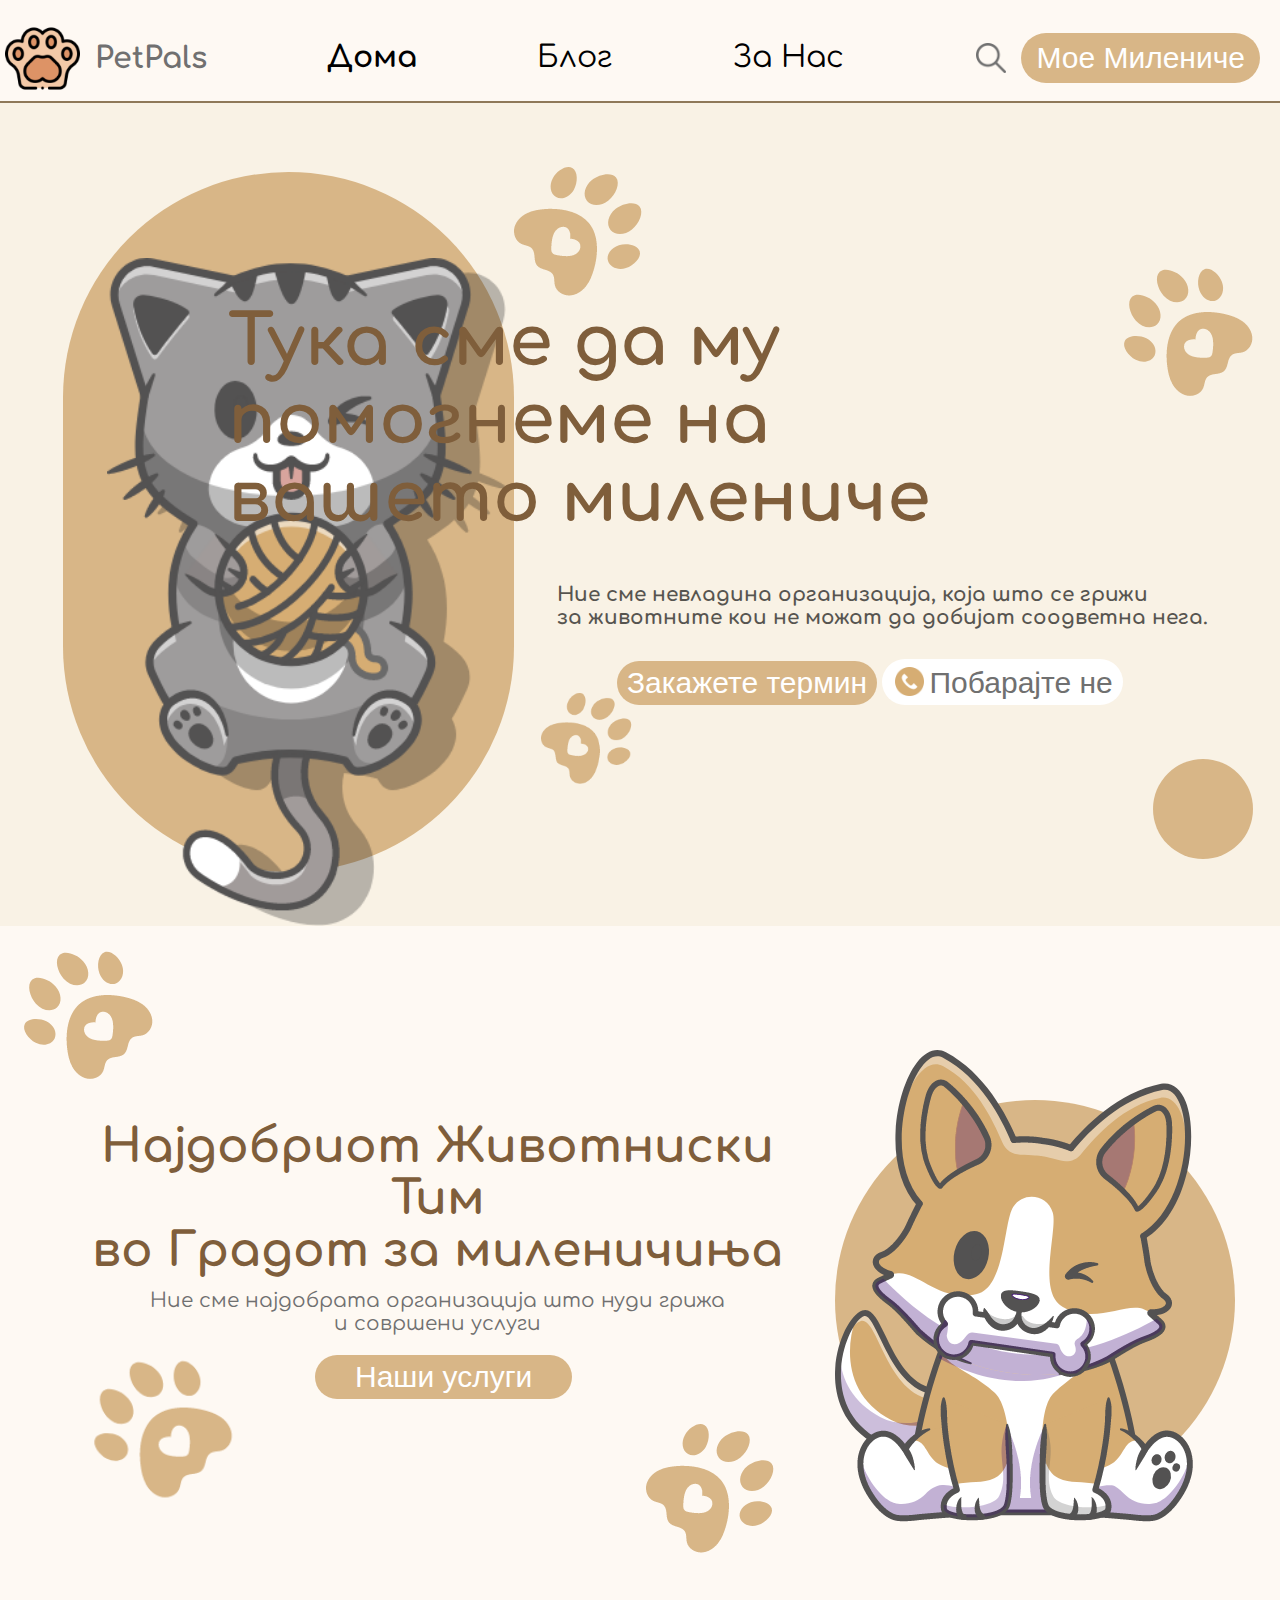
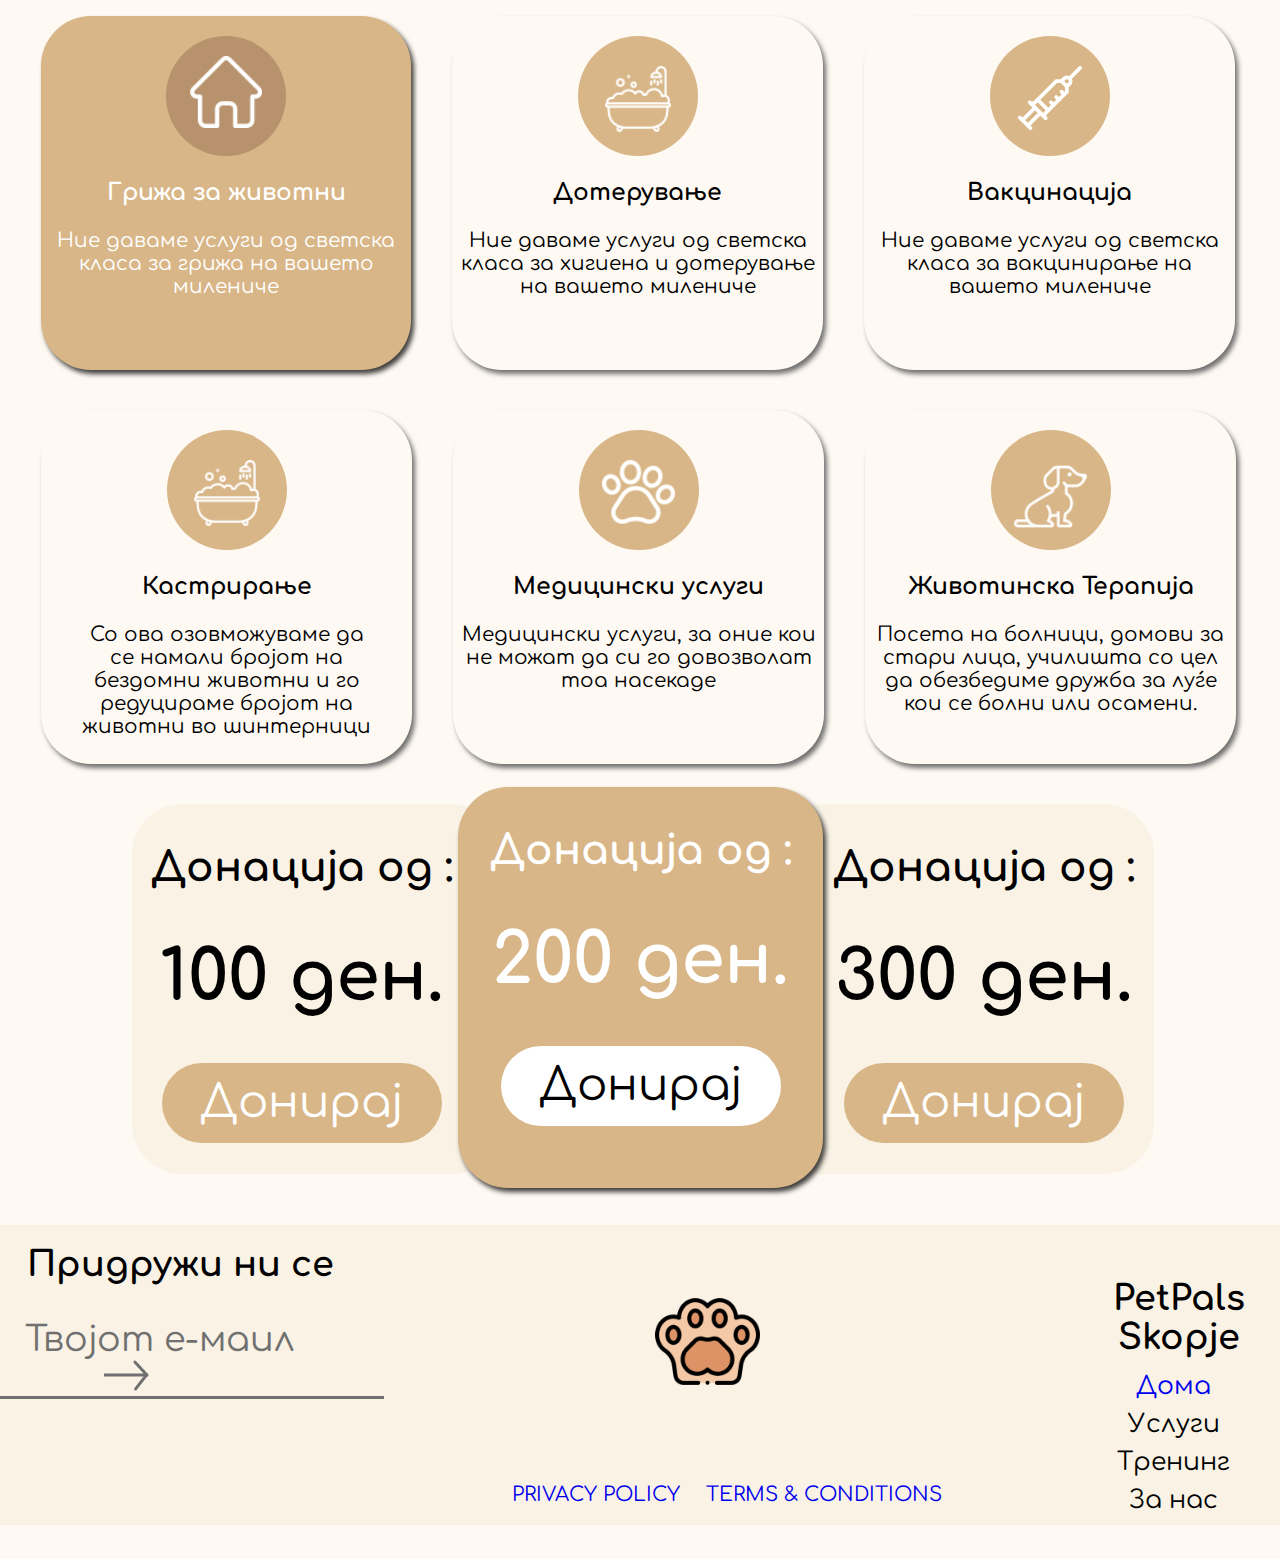
<file: index.html>
<!DOCTYPE html>
<html lang="en">

<head>
  <meta charset="UTF-8">
  <meta http-equiv="X-UA-Compatible" content="IE=edge">
  <meta name="viewport" content="width=device-width, initial-scale=1.0">
  <title>Welcome to PetPals</title>
  <link rel="stylesheet" href="/style.css">
  <link rel="preconnect" href="https://fonts.googleapis.com">
  <link rel="preconnect" href="https://fonts.gstatic.com" crossorigin>
  <link href="https://fonts.googleapis.com/css2?family=Comfortaa:wght@300&display=swap" rel="stylesheet">
  <link rel="icon" href="/images/cat.png">
</head>

<body>
  <header>
    <nav>
      <img src="/images/paw-print.png" alt="">
      <h3>PetPals</h3>
      <ul>
        <a href="/index.html">
          <li><b>Дома</b></li>
        </a>
        <a href="/blog.html">
          <li>Блог</li>
        </a>
        <a href="/about-us.html">
          <li>За Нас</li>
        </a>

      </ul>
      <div class="floatedright">
        <img src="/images/loupe.png" alt="searchicon">
        <a href="/loginpage.html"><button>Мое Милениче</button></a>
      </div>

    </nav>
  </header>

  <div class="section1">
    <div class="behindcatrectangle"></div>
    <img src="/images/cat.png" alt="cat" class="cat">
    <img src="/images/paw right.png" alt="paw1" class="paw1">
    <img src="/images/paw right.png" alt="paw1" class="paw2">

    <h1 class="headertext">Тука сме да му<br> помогнеме на <br> вашето милениче</h1>
    <img src="/images/paw left.png" alt="" class="paw3">
    <p>Ние сме невладина организација, која што се грижи <br> за животните кои не можат да добијат соодветна нега.</p>

    <div class="twobuttons">
      <button class="button1 twobuttonss">Закажете термин</button>
      <button class="button2 twobuttonss bgcolorwhite"><img src="/images/phone-call (1).png" alt=""> Побарајте
        не</button>

      <div class="section1rightsidecircle"></div>
    </div>
  </div>

  <div class="clearfloat"></div>
  <div class="section2">

    <img class="section2paw1" src="/images/paw left.png" alt="paw">
    <div class="section2-text">
      <h1>Најдобриот Животниски Тим <br> во Градот за миленичиња</h1>
      <p>Ние сме најдобрата организација што нуди грижа<br>и совршени услуги</p>
    </div>

    <img src="/images/paw left.png" class="section2-paw2" alt="paw">
    <button class="button1 twobuttonss dog-button">Наши услуги</button>
    <img src="/images/paw right.png" class="section2-paw3" alt="paw">

    <div class="clearfloat"></div>

    <div class="dogcircle">
      <img class="dogimg" src="/images/dog.png" alt="">
    </div>

    <div></div>




  </div>

  <div class="thirdsection">
    
    <div class="firstsquare">
      <div class="icons">
        <img src="/images/home.png" alt="">

      </div>
      <h3>Грижа за животни</h3>
      <p>Ние даваме услуги од светска класа за грижа на вашето милениче</p>

    </div>
    <div class="secondsquare-seconds">
    <div class="secondsquare">
      <div class="icons icons2">
        <img src="/images/bathtub.png" alt="">

      </div>
      <h3>Дотерување</h3>
      <p>Ние даваме услуги од светска класа за хигиена и дотерување на вашето милениче</p>
    </div>
    <div class="thirdsquare">
      <div class="icons icons2">
        <img src="/images/syringe.png" alt="">

      </div>
      <h3>Вакцинација</h3>
      <p>Ние даваме услуги од светска класа за вакцинирање на вашето милениче</p>
    </div>
    <div class="secondsquare lefrmargin123">
      <div class="icons icons2">
        <img src="/images/bathtub.png" alt="">

      </div>
      <h3>Кастрирање</h3>
      <p>Со ова озовможуваме да<br> се намали бројот на <br>бездомни животни и го <br>редуцираме бројот на <br>животни во шинтерници</p>
    </div>
    <div class="secondsquare">
      <div class="icons icons2">
        <img src="/images/pawprint.png" alt="">

      </div>
      <h3>Медицински услуги</h3>
      <p>Медицински услуги, за оние кои не можат да си го довозволат тоа насекаде</p>
    </div>
    <div class="secondsquare">
      <div class="icons icons2">
        <img src="/images/sidedog.png" alt="">

      </div>
      <h3>Животинска Терапија</h3>
      <p>Посета на болници, домови за стари лица, училишта со цел <br> да обезбедиме дружба за луѓе кои се болни или осамени.</p>
    </div>

    
  </div>

  <div class="donations">
    <div class="firstdonationcard">
      <h3>Донација од : </h3>
      <h1>100 ден.</h1>
      <button class="donatebutton1and3">Донирај</button>
    </div>

    <div class="seconddonationcard">
      <h3>Донација од : </h3>
      <h1>200 ден.</h1>
      <button class="donatebutton2">Донирај</button>
    </div>

    <div class="thirddonationcard">
      <h3>Донација од : </h3>
      <h1>300 ден.</h1>
      <button class="donatebutton1and3 donatebutton3">Донирај</button>
    </div>
  </div>
<div class="clearfloat"></div>
  <footer>
    <h3 class="givethiswitdth">Придружи ни се</h3>
    <div class="joinus">

      <input type="text" value="Твојот е-маил"><img src="/images/rightarrow.png" alt="">
    </div>

    <div class="privacyandterms">
      <a href="/privacy.html">
        <p class="privacytext">PRIVACY POLICY</p>
      </a>
      <a href="/T&C.html">
        <p class="termstext">TERMS & CONDITIONS</p>
      </a>

    </div>

    <div class="floatright">
      <img src="/images/paw-print.png" alt="" class="footerpaw">
      <h3>PetPals<br>Skopje</h3>
      <ul class="list">
        <a href="/index.html">
          <li>Дома</li>
        </a>

        <li>Услуги</li>
        <li>Тренинг</li>
        <li>За нас</li>
      </ul>
    </div>

  </footer>

</body>

</html>
</file>
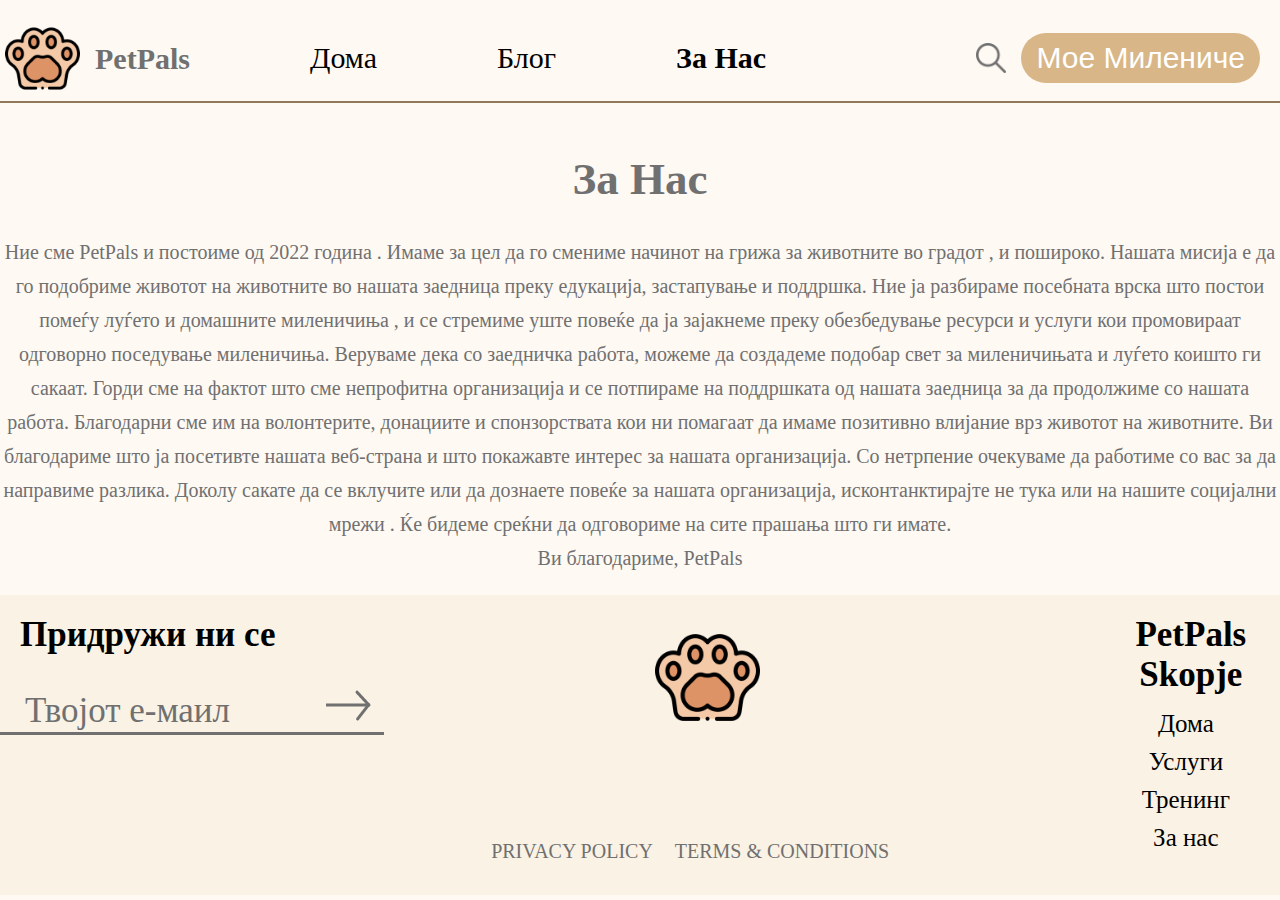
<file: about-us.html>
<!DOCTYPE html>
<html lang="en">
<head>
  <meta charset="UTF-8">
  <meta http-equiv="X-UA-Compatible" content="IE=edge">
  <meta name="viewport" content="width=device-width, initial-scale=1.0">
  <title>Terms & Conditions</title>
  <link rel="stylesheet" href="/about-us.css">
</head>
<body>
  <header>
    <nav>
      <img src="/images/paw-print.png" alt="">
      <h3>PetPals</h3>
      <ul>
        <a href="/index.html">
          <li>Дома</li>
        </a>
        <a href="/blog.html">
          <li>Блог</li>
        </a>
        <a href="/about-us.html">
          <li><b>За Нас</b></li>
        </a>

      </ul>
      <div class="floatedright">
        <img src="/images/loupe.png" alt="searchicon">
        <a href="/loginpage.html"><button>Мое Милениче</button></a>
      </div>

    </nav>
  </header>
  <h1>За Нас</h1>
  <p>Ние сме PetPals и постоиме од 2022 година . Имаме за цел да го смениме начинот на грижа за животните во градот , и пошироко. 
    Нашата мисија е да го подобриме животот на животните во нашата заедница преку едукација, застапување и поддршка.
    
    Ние ја разбираме посебната врска што постои помеѓу луѓето и домашните миленичиња , и се стремиме уште повеќе  да ја зајакнеме преку обезбедување ресурси и услуги кои промовираат одговорно поседување миленичиња. Веруваме дека со заедничка работа, можеме да создадеме подобар свет за миленичињата и луѓето коишто ги сакаат.
    
    Горди сме на фактот што сме непрофитна организација и се потпираме на поддршката од нашата заедница за да продолжиме со нашата работа. Благодарни сме им на волонтерите, донациите и спонзорствата кои ни помагаат да имаме позитивно влијание врз животот на животните.
    
    Ви благодариме што ја посетивте нашата веб-страна и што покажавте интерес за нашата организација. Со нетрпение очекуваме да работиме со вас за да направиме разлика.
    
    Доколу сакате да се вклучите или да дознаете повеќе за нашата организација, исконтанктирајте не тука или на нашите социјални мрежи . Ќе бидеме среќни да одговориме на сите прашања што ги имате.
    <br>
    Ви благодариме,
    PetPals
    
    </p>
    <footer>
      <h3>Придружи ни се</h3>
      <div class="joinus">
  
        <input type="text" value="Твојот е-маил"><img src="/images/rightarrow.png" alt="">
      </div>
  
      <div class="privacyandterms">
        <a href="/privacy.html"><p class="privacytext">PRIVACY POLICY</p></a>
        <a href="/T&C.html"><p class="termstext">TERMS & CONDITIONS</p></a>
        
      </div>
  
      <div class="floatright">
        <img src="/images/paw-print.png" alt="" class="footerpaw">
        <h3>PetPals<br>Skopje</h3>
        <ul class="list">
          <a href="/index.html"><li>Дома</li></a>
          
          <li>Услуги</li>
          <li>Тренинг</li>
          <li>За нас</li>
        </ul>
      </div>
  
    </footer>
</body>
</html>
</file>
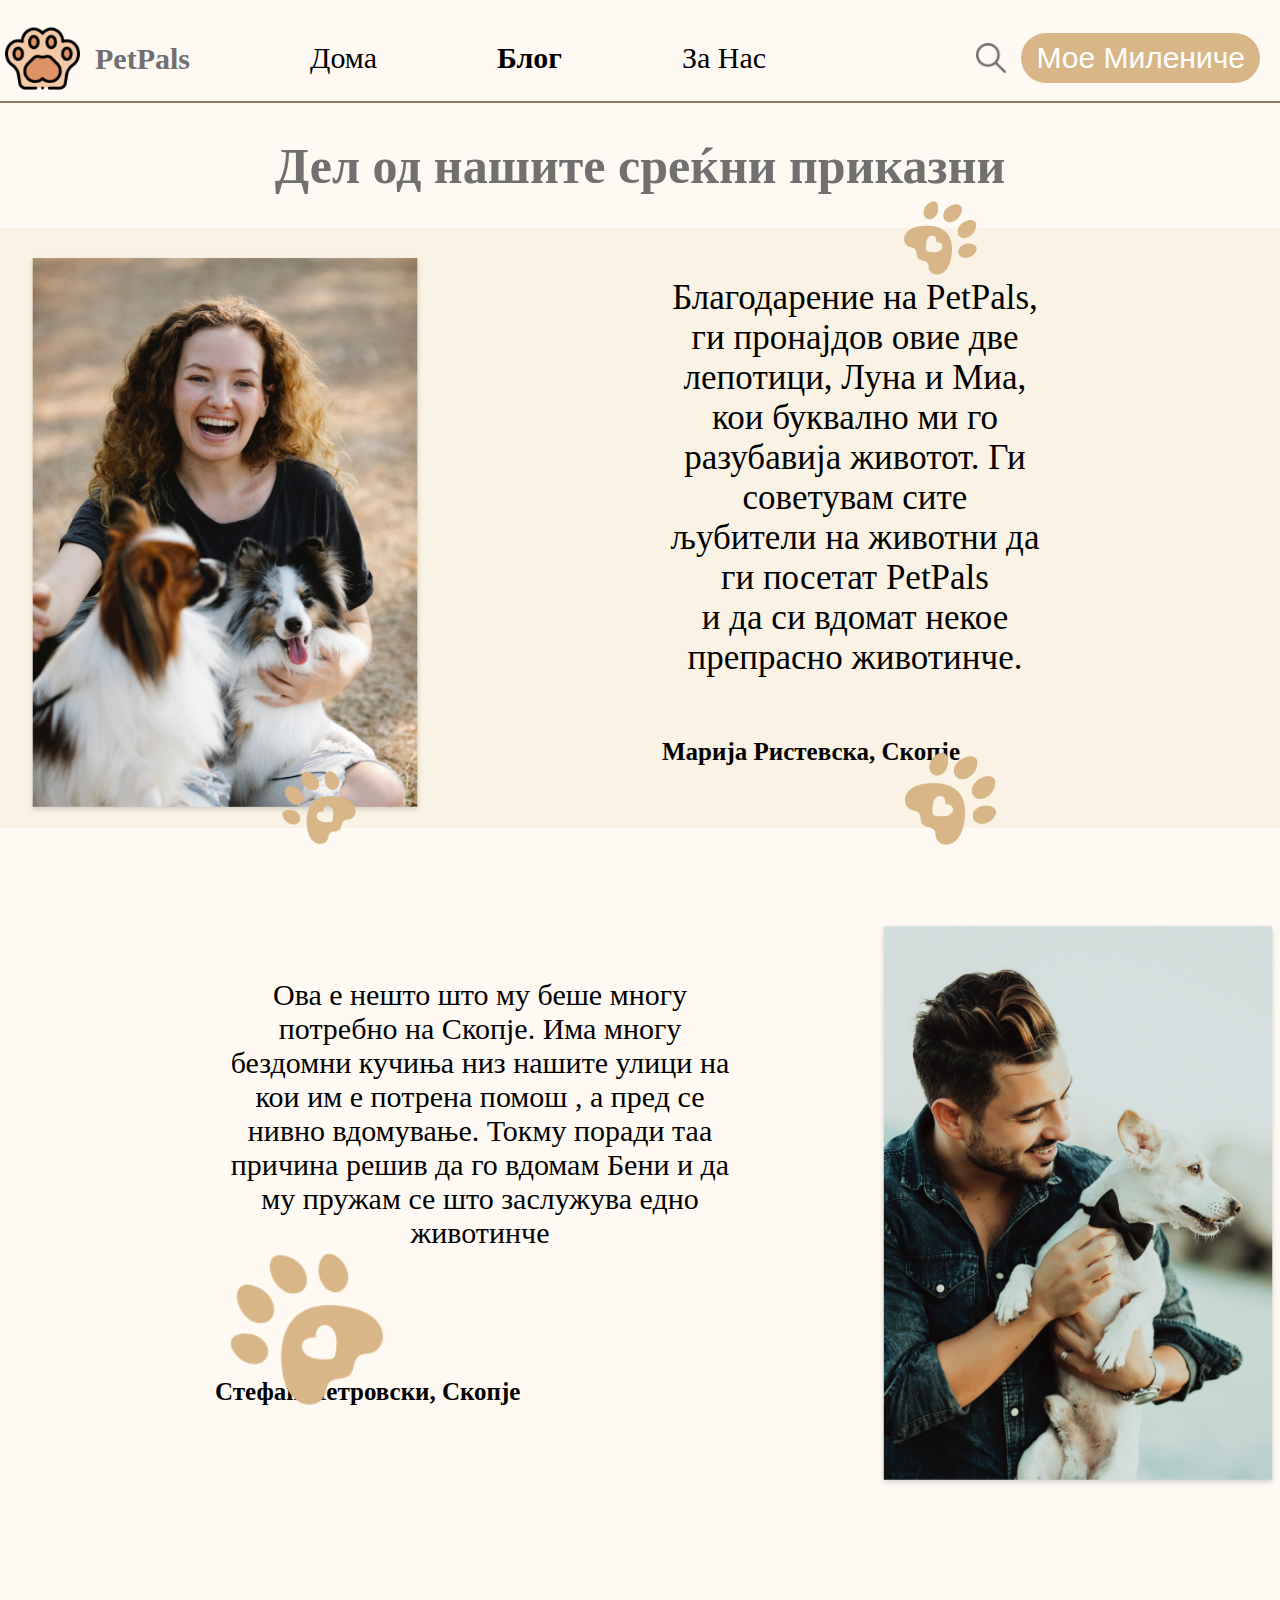
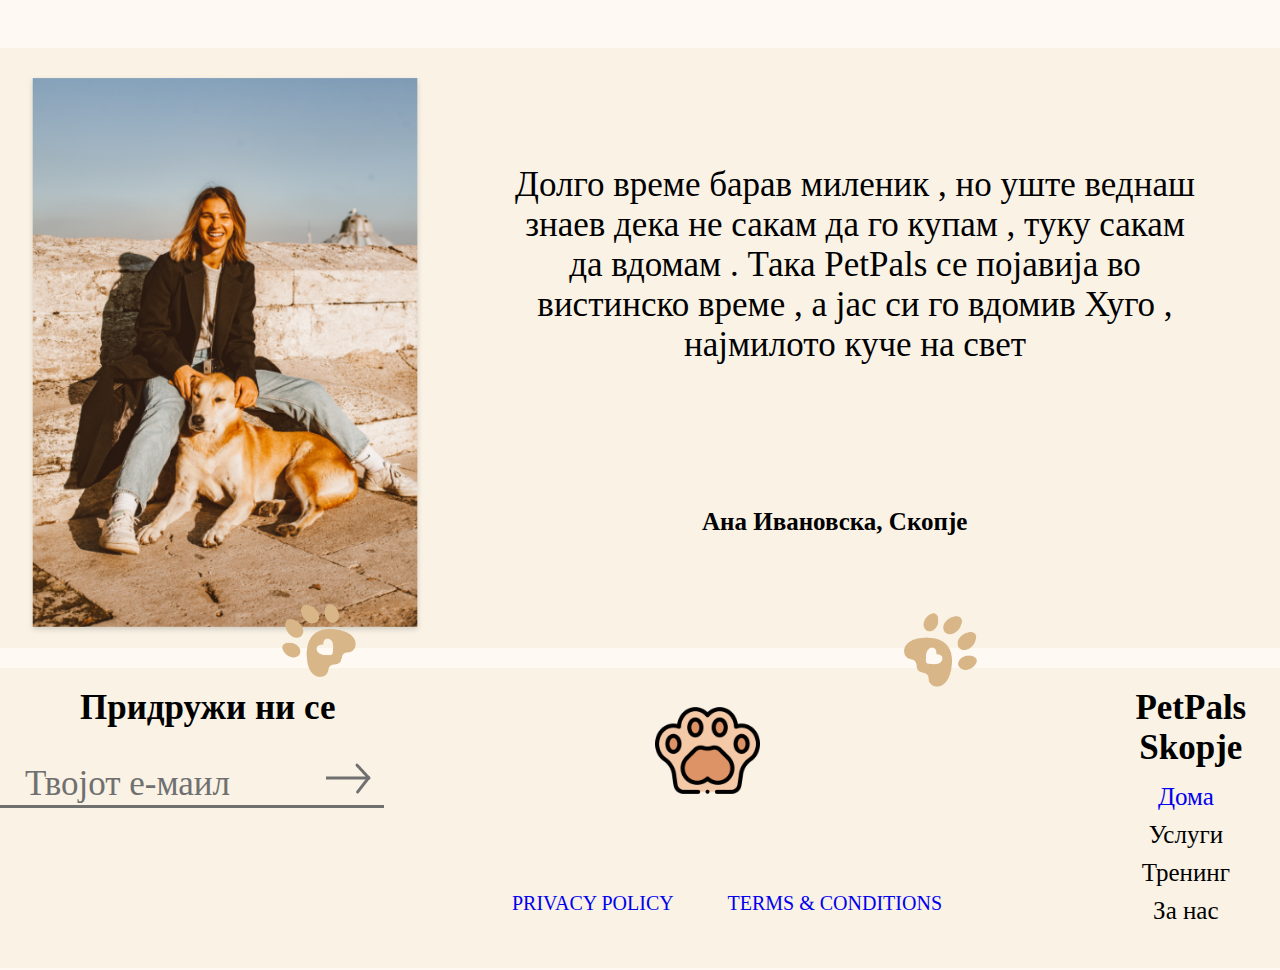
<file: blog.html>
<!DOCTYPE html>
<html lang="en">

<head>
  <meta charset="UTF-8">
  <meta http-equiv="X-UA-Compatible" content="IE=edge">
  <meta name="viewport" content="width=device-width, initial-scale=1.0">
  <title>Блог</title>
  <link rel="stylesheet" href="/blog.css">
</head>

<body>
  <header>
    <nav>
      <img src="/images/paw-print.png" alt="">
      <h3>PetPals</h3>
      <ul>
        <a href="/index.html">
          <li>Дома</li>
        </a>
        <a href="/blog.html">
          <li><b>Блог</b></li>
        </a>
        <a href="/about-us.html">
          <li>За Нас</li>
        </a>

      </ul>
      <div class="floatedright">
        <img src="/images/loupe.png" alt="searchicon">
        <a href="/loginpage.html"><button>Мое Милениче</button></a>
      </div>

    </nav>
  </header>
  <div class="clearfloat"></div>

  <h1>Дел од нашите среќни приказни</h1>

  
  <div class="section1-marija">
    <img src="/images/marija.png" alt="">
    <p>Благодарение на PetPals,<br> ги пронајдов овие две <br> лепотици, Луна и Миа,<br> кои буквално ми го <br> разубавија животот. Ги <br> советувам сите <br> љубители на животни да <br> ги посетат PetPals <br> и да си вдомат некое <br> препрасно животинче.</p>
    <h3>Марија Ристевска, Скопје</h3>
    
  </div>
  <img src="/images/paw left.png" alt="" class="section1paw1">
  <img src="/images/paw left.png" alt="" class="section1paw2">
  <img src="/images/paw left.png" alt="" class="section1paw3">

  <div class="section3-stefan">
    <p>Ова е нешто што му беше многу потребно на Скопје. Има многу бездомни кучиња низ нашите улици на кои им е потрена помош , а пред се нивно вдомување. Токму поради таа причина решив да го вдомам Бени и да му пружам се што заслужува едно животинче </p>
    <h3>Стефан Петровски, Скопје</h3>
    <img src="/images/stefan.png" alt="" class="stefanpp">
    
  </div>
  <img src="/images/paw left.png" alt="" class="section2paw2">
  <img src="/images/paw left.png" alt="" class="section2paw3">


  <div class="section1-marija anaivanovska">
    <img src="/images/ana.png" alt="">
    <p>Долго време барав миленик , но уште веднаш знаев дека не сакам да го купам , туку сакам да вдомам . Така PetPals се појавија во вистинско време , а јас си го вдомив Хуго , најмилото куче на свет </h3>
      <h3>Ана Ивановска, Скопје</h3>
    
  </div>
  <img src="/images/paw left.png" alt="" class="section1paw12">
  <img src="/images/paw left.png" alt="" class="section1paw2">
  <img src="/images/paw left.png" alt="" class="section1paw3">




 






























































































































  <footer>
    <h3>Придружи ни се</h3>
    <div class="joinus">

      <input type="text" value="Твојот е-маил"><img src="/images/rightarrow.png" alt="">
    </div>

    <div class="privacyandterms">
      <a href="/privacy.html">
        <p class="privacytext">PRIVACY POLICY</p>
      </a>
      <a href="/T&C.html">
        <p class="termstext">TERMS & CONDITIONS</p>
      </a>

    </div>

    <div class="floatright">
      <img src="/images/paw-print.png" alt="" class="footerpaw">
      <h3>PetPals<br>Skopje</h3>
      <ul class="list">
        <a href="/index.html">
          <li>Дома</li>
        </a>

        <li>Услуги</li>
        <li>Тренинг</li>
        <li>За нас</li>
      </ul>
    </div>

  </footer>

</body>

</html>
</file>
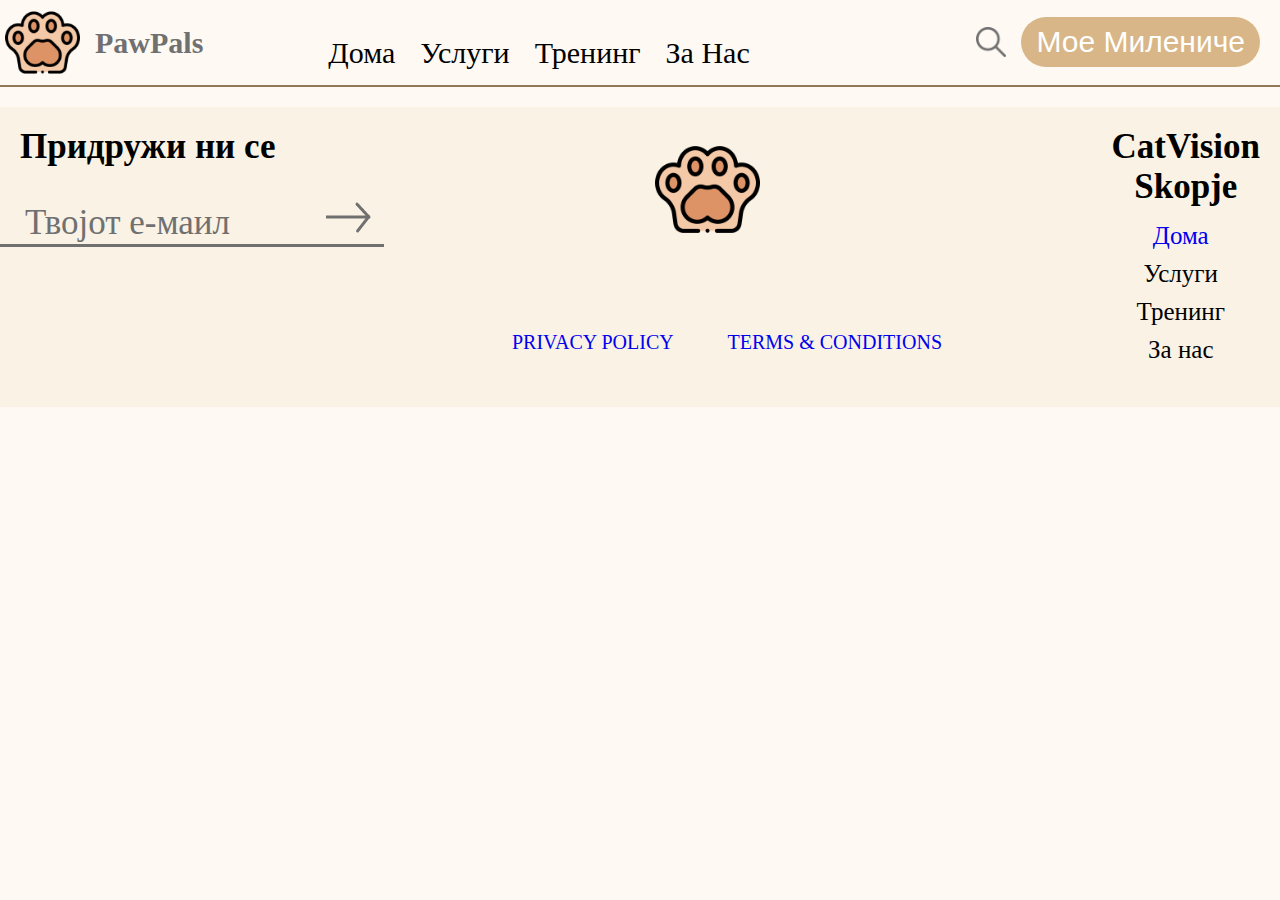
<file: just header and footer.html>
<!DOCTYPE html>
<html lang="en">
<head>
  <meta charset="UTF-8">
  <meta http-equiv="X-UA-Compatible" content="IE=edge">
  <meta name="viewport" content="width=device-width, initial-scale=1.0">
  <title>Блог</title>
  <link rel="stylesheet" href="/blog.css">
</head>
<body>
  <header>
    <nav>
      <img src="/images/paw-print.png" alt="">
      <h3>PawPals</h3>
      <ul>
        <a href="/index.html"><li>Дома</li></a>
        
        <li>Услуги</li>
        <li>Тренинг</li>
        <a href="/about-us.html"><li>За Нас</li></a>
        
      </ul>
      <div class="floatedright">
        <img src="/images/loupe.png" alt="searchicon">
        <a href="/loginpage.html"><button>Мое Милениче</button></a>
      </div>

    </nav>








  </header>






























































































































  <footer>
    <h3>Придружи ни се</h3>
    <div class="joinus">

      <input type="text" value="Твојот е-маил"><img src="/images/rightarrow.png" alt="">
    </div>

    <div class="privacyandterms">
      <a href="/privacy.html"><p class="privacytext">PRIVACY POLICY</p></a>
      <a href="/T&C.html"><p class="termstext">TERMS & CONDITIONS</p></a>
      
    </div>

    <div class="floatright">
      <img src="/images/paw-print.png" alt="" class="footerpaw">
      <h3>CatVision<br>Skopje</h3>
      <ul class="list">
        <a href="/index.html"><li>Дома</li></a>
        
        <li>Услуги</li>
        <li>Тренинг</li>
        <li>За нас</li>
      </ul>
    </div>

  </footer>
  
</body>
</html>

<style>
body {
  margin: 0;
  padding: 0;
  font-family: 'Comfortaa', cursive;
  background-color: #FEF9F3;
}
nav {
  margin: 0 auto;
  /* float: left; */
  /* background-color: cyan; */
  width: 1280px;
  height: 85px;
  border-bottom: #8F7959 solid 2px;
}
nav img {
  width: 75px;
  margin: 5px;
  float: left;
}
nav h3 {
  margin: 0;
  color: #707070;
  padding-top: 26px;
  font-size: 30px;
  position: relative;
  padding-left: 10px;
  float: left;
}
nav ul{
  float: left;
  list-style-type: none;
  margin-left: 60px;
}
nav ul li{
  float: left;
  padding-left: 25px;
  font-size: 30px;
  margin-top: 10px;
}
nav img img{
  width: 16px;
}
.floatedright {
  float: right;
  margin-top: 17px;

}
.floatedright img {
  width: 30px;
  margin-top: 10px;
  margin-right: 15px;
  
}
.floatedright button {
  border-radius: 50px;
  font-size: 30px;
  margin-right: 20px;
  background-color: #D8B687;
  border: none;
  color: white;
  padding: 8px 15px;

  
}
footer {
  height: 300px;
  width: 1280px;
  background-color: #f9f2e5;
  margin: 0 auto;
}
footer h3{
  font-size: 35px;
  padding-top: 20px;
  position: relative;
  padding-left: 20px;
  margin-top: 20px;
}
footer input{
  background-color: #f9f2e5;
  border: none;
  font-size: 35px;
  color: #707070;
  font-family: 'comfortaa';
  margin-left: 23px;
  /* margin-top: 50px; */
}
footer img{
  margin-left: -130px;
}
.joinus {
  width: 30%;
  border-bottom: 3px solid #707070;
}
.privacyandterms {
  margin: 0 auto;
  position: absolute;
  /* height: px; */
  width: 430px;
  font-size: 20px;
  /* background-color: cyan; */
  left: 40%;
  margin-top: 5%;
}
.privacytext {
  float: left;

}


.termstext {
  float: right;
}
.floatright {
  float: right;
  margin-top: -160px;
  margin-right: 20px;
  font-size: 25px;
  text-align: center;
}
.floatedright h3 {
  padding-bottom: -50px;
}
.list{
  list-style-type: none;
  margin-top: -20px;
  padding-bottom: 10px;
  margin-right: 30px;
}
.list li{
  padding-bottom: 10px;
}
.list a{
  text-decoration: none;
}
.footerpaw {
  right: 520px;
  display: inline;
  position: absolute;
  margin-top: 50px;
}


</style>
</file>
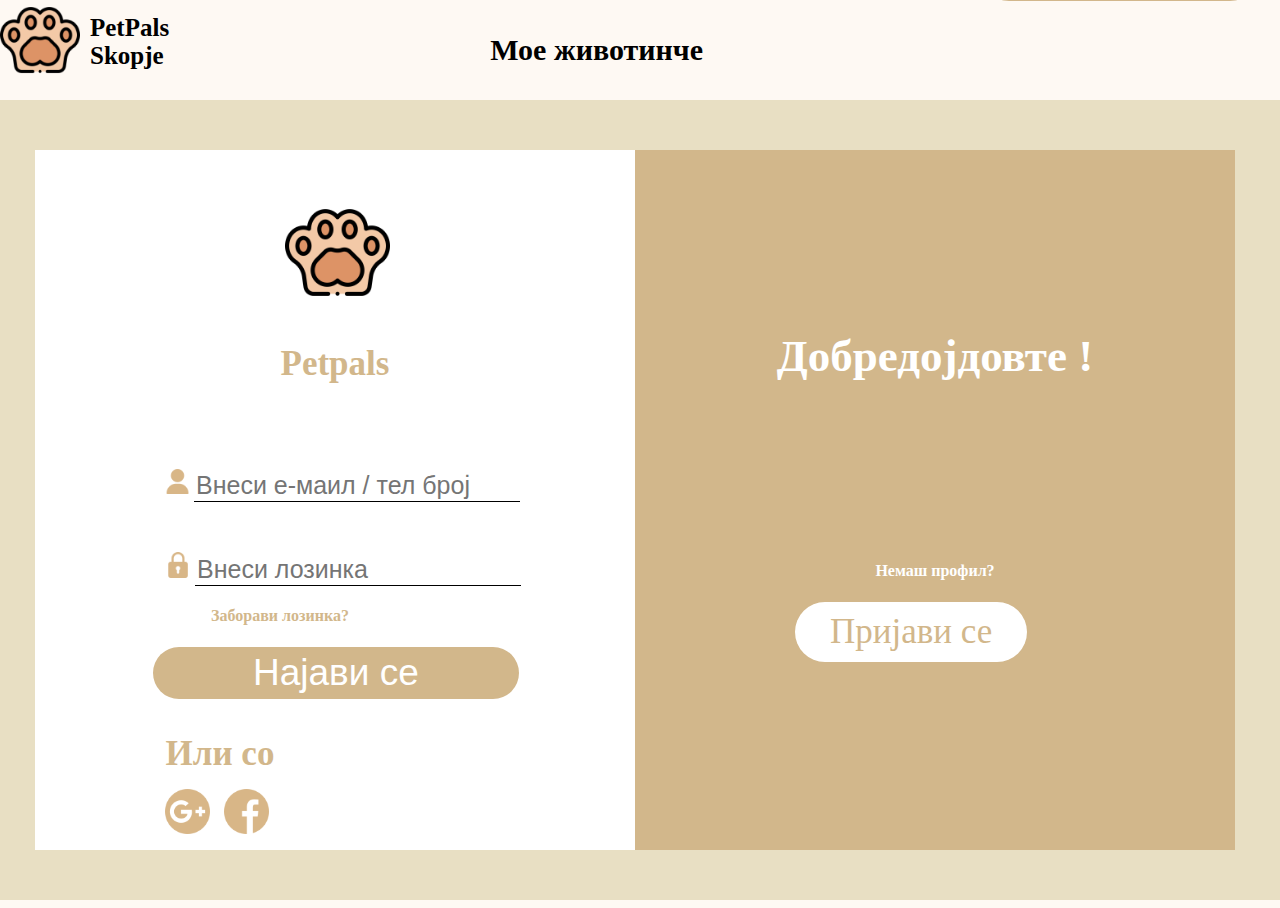
<file: loginpage.html>
<!DOCTYPE html>
<html lang="en">

<head>
  <meta charset="UTF-8">
  <meta http-equiv="X-UA-Compatible" content="IE=edge">
  <meta name="viewport" content="width=device-width, initial-scale=1.0">
  <title>Корисник</title>
  <link rel="stylesheet" href="/loginpage.css">
</head>

<body>
  <header>
    <img src="/images/paw-print.png" alt="">
    <h3>PetPals <br>Skopje</h3>
    <h3 class="myanimal">Мое животинче</h3>
    <a href="/index.html"><button class="gobackhome">Врати се дома</button></a>
  </header>


  <div class="entirepagesection">
    <div class="insideof-section">
      <div class="leftside">
        <img src="/images/paw-print.png" alt="" class="pawprint">
        <h3>Petpals</h3>
        <div class="movethemright">
          <img src="/images/user.png" alt="" class="inputs">
          <input type="text" placeholder="Внеси е-маил / тел број"></input>
          <img src="/images/lock.png" alt="">
          <input type="text" placeholder="Внеси лозинка">
          <h4>Заборави лозинка?</h4>
          <button>Најави се</button>
          <h3>Или со</h3>
         
            
            <img src="/images/google-plus.png" alt="" class="google">
            <img src="/images/facebook (1).png" alt="" class="facebook">
          
        </div>
      </div>






      <div class="rightside">
        <!-- <img src="/images/welcome dogs.png" alt=""> -->
        <h1>Добредојдовте !</h1>
        <h4>Немаш профил?</h4>
        <button>Пријави се</button>

      </div>

    </div>
  </div>






</body>

</html>
</file>
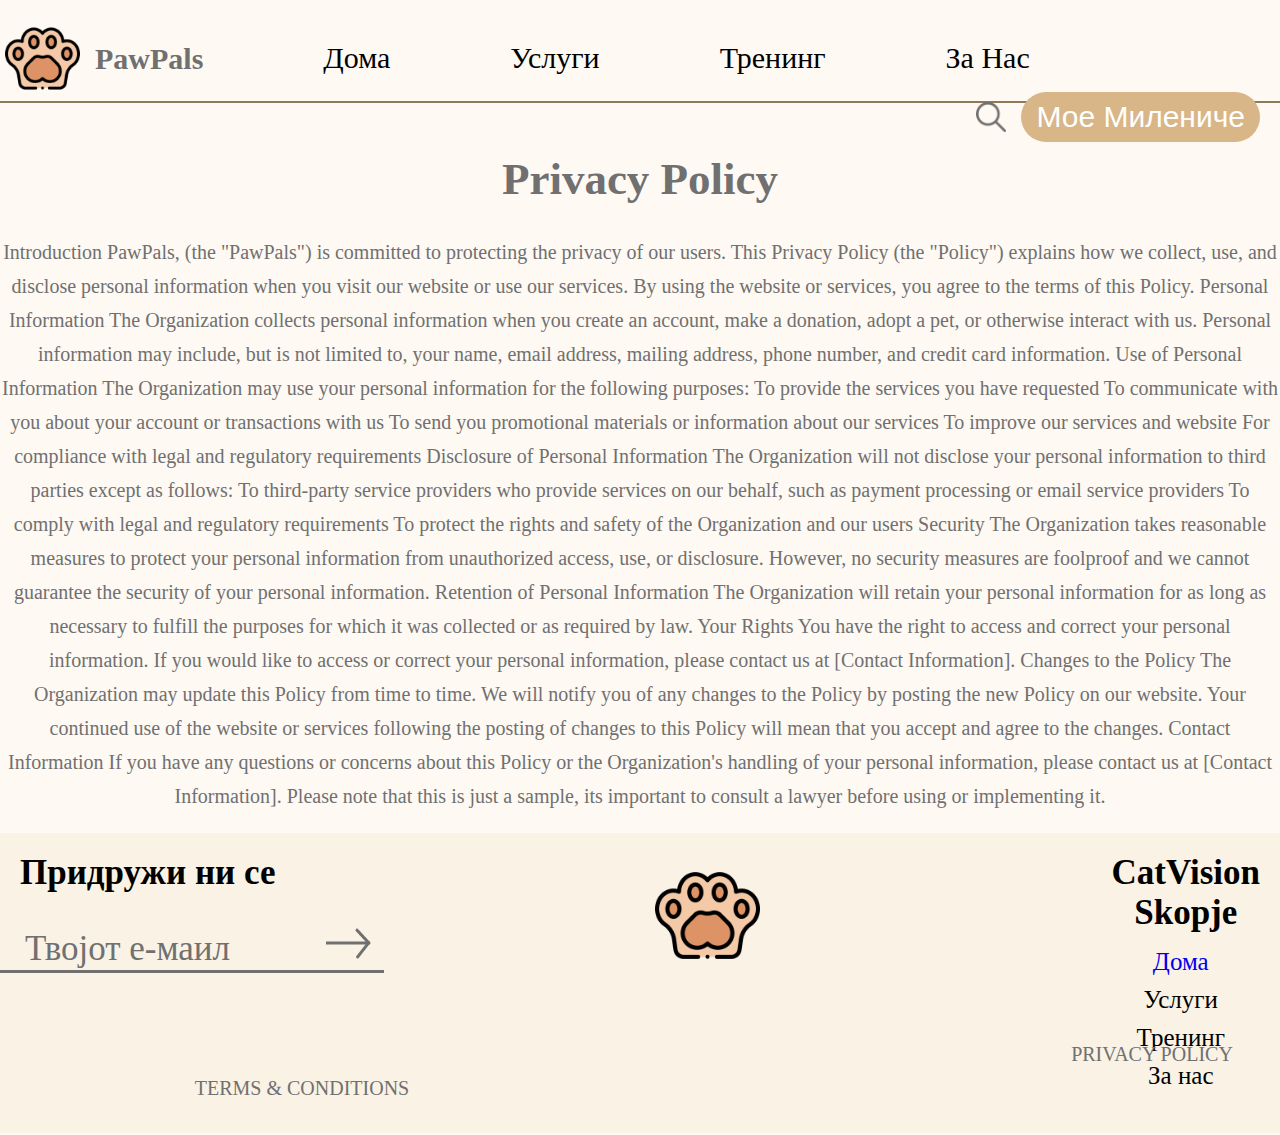
<file: privacy.html>
<!DOCTYPE html>
<html lang="en">
<head>
  <meta charset="UTF-8">
  <meta http-equiv="X-UA-Compatible" content="IE=edge">
  <meta name="viewport" content="width=device-width, initial-scale=1.0">
  <title>Privacy</title>
  <link rel="stylesheet" href="/privacy.css">
</head>
<body>
  <header>
    <nav>
      <img src="/images/paw-print.png" alt="">
      <h3>PawPals</h3>
      <ul>
        <li>Дома</li>
        <li>Услуги</li>
        <li>Тренинг</li>
        <li>За Нас</li>
      </ul>
      <div class="floatedright">
        <img src="/images/loupe.png" alt="searchicon">
        <button>Мое Милениче</button>
      </div>

    </nav>








  </header>
  <h1>Privacy Policy</h1>
  <p>Introduction
    PawPals, (the "PawPals") is committed to protecting the privacy of our users. This Privacy Policy (the "Policy") explains how we collect, use, and disclose personal information when you visit our website or use our services. By using the website or services, you agree to the terms of this Policy.
    
    Personal Information
    The Organization collects personal information when you create an account, make a donation, adopt a pet, or otherwise interact with us. Personal information may include, but is not limited to, your name, email address, mailing address, phone number, and credit card information.
    
    Use of Personal Information
    The Organization may use your personal information for the following purposes:
    
    To provide the services you have requested
    To communicate with you about your account or transactions with us
    To send you promotional materials or information about our services
    To improve our services and website
    For compliance with legal and regulatory requirements
    Disclosure of Personal Information
    The Organization will not disclose your personal information to third parties except as follows:
    
    To third-party service providers who provide services on our behalf, such as payment processing or email service providers
    To comply with legal and regulatory requirements
    To protect the rights and safety of the Organization and our users
    Security
    The Organization takes reasonable measures to protect your personal information from unauthorized access, use, or disclosure. However, no security measures are foolproof and we cannot guarantee the security of your personal information.
    
    Retention of Personal Information
    The Organization will retain your personal information for as long as necessary to fulfill the purposes for which it was collected or as required by law.
    
    Your Rights
    You have the right to access and correct your personal information. If you would like to access or correct your personal information, please contact us at [Contact Information].
    
    Changes to the Policy
    The Organization may update this Policy from time to time. We will notify you of any changes to the Policy by posting the new Policy on our website. Your continued use of the website or services following the posting of changes to this Policy will mean that you accept and agree to the changes.
    
    Contact Information
    If you have any questions or concerns about this Policy or the Organization's handling of your personal information, please contact us at [Contact Information].
    
    Please note that this is just a sample, its important to consult a lawyer before using or implementing it.</p>
    <footer>
      <h3>Придружи ни се</h3>
      <div class="joinus">
  
        <input type="text" value="Твојот е-маил"><img src="/images/rightarrow.png" alt="">
      </div>
  
      <div class="privacyandterms">
        <a href="/privacy.html"><p class="privacytext">PRIVACY POLICY</p></a>
        <a href="/T&C.html"><p class="termstext">TERMS & CONDITIONS</p></a>
        
      </div>
  
      <div class="floatright">
        <img src="/images/paw-print.png" alt="" class="footerpaw">
        <h3>CatVision<br>Skopje</h3>
        <ul class="list">
          <a href="/index.html"><li>Дома</li></a>
          
          <li>Услуги</li>
          <li>Тренинг</li>
          <li>За нас</li>
        </ul>
      </div>
  
    </footer>
</body>
</html>
</file>
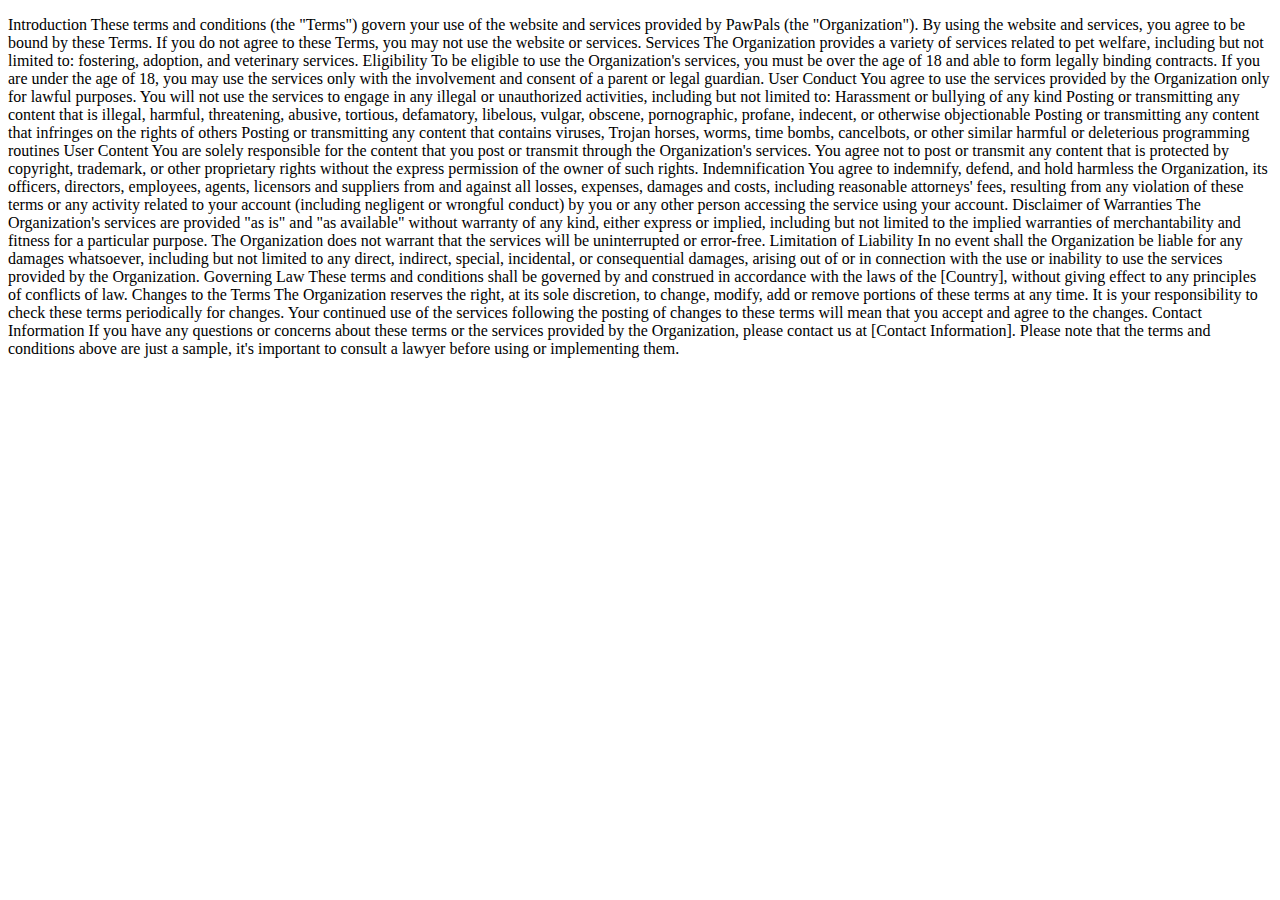
<file: T&C.html>
<!DOCTYPE html>
<html lang="en">
<head>
  <meta charset="UTF-8">
  <meta http-equiv="X-UA-Compatible" content="IE=edge">
  <meta name="viewport" content="width=device-width, initial-scale=1.0">
  <title>Document</title>
</head>
<body>
  <p>Introduction
    These terms and conditions (the "Terms") govern your use of the website and services provided by PawPals (the "Organization"). By using the website and services, you agree to be bound by these Terms. If you do not agree to these Terms, you may not use the website or services.
    
    Services
    The Organization provides a variety of services related to pet welfare, including but not limited to: fostering, adoption, and veterinary services.
    
    Eligibility
    To be eligible to use the Organization's services, you must be over the age of 18 and able to form legally binding contracts. If you are under the age of 18, you may use the services only with the involvement and consent of a parent or legal guardian.
    
    User Conduct
    You agree to use the services provided by the Organization only for lawful purposes. You will not use the services to engage in any illegal or unauthorized activities, including but not limited to:
    
    Harassment or bullying of any kind
    Posting or transmitting any content that is illegal, harmful, threatening, abusive, tortious, defamatory, libelous, vulgar, obscene, pornographic, profane, indecent, or otherwise objectionable
    Posting or transmitting any content that infringes on the rights of others
    Posting or transmitting any content that contains viruses, Trojan horses, worms, time bombs, cancelbots, or other similar harmful or deleterious programming routines
    User Content
    You are solely responsible for the content that you post or transmit through the Organization's services. You agree not to post or transmit any content that is protected by copyright, trademark, or other proprietary rights without the express permission of the owner of such rights.
    
    Indemnification
    You agree to indemnify, defend, and hold harmless the Organization, its officers, directors, employees, agents, licensors and suppliers from and against all losses, expenses, damages and costs, including reasonable attorneys' fees, resulting from any violation of these terms or any activity related to your account (including negligent or wrongful conduct) by you or any other person accessing the service using your account.
    
    Disclaimer of Warranties
    The Organization's services are provided "as is" and "as available" without warranty of any kind, either express or implied, including but not limited to the implied warranties of merchantability and fitness for a particular purpose. The Organization does not warrant that the services will be uninterrupted or error-free.
    
    Limitation of Liability
    In no event shall the Organization be liable for any damages whatsoever, including but not limited to any direct, indirect, special, incidental, or consequential damages, arising out of or in connection with the use or inability to use the services provided by the Organization.
    
    Governing Law
    These terms and conditions shall be governed by and construed in accordance with the laws of the [Country], without giving effect to any principles of conflicts of law.
    
    Changes to the Terms
    The Organization reserves the right, at its sole discretion, to change, modify, add or remove portions of these terms at any time. It is your responsibility to check these terms periodically for changes. Your continued use of the services following the posting of changes to these terms will mean that you accept and agree to the changes.
    
    Contact Information
    If you have any questions or concerns about these terms or the services provided by the Organization, please contact us at [Contact Information].
    
    Please note that the terms and conditions above are just a sample, it's important to consult a lawyer before using or implementing them.</p>
</body>
</html>
</file>
<file: style.css>
/* COLORS: #707070 -text 
#fef9f3 - body 
buttons and circles #D8B687
#8F7959 border bottom




*/
body {
  margin: 0;
  padding: 0;
  font-family: 'Comfortaa', cursive;
  background-color: #FEF9F3;
}
nav {
  margin: 0 auto;
  /* float: left; */
  /* background-color: cyan; */
  width: 1280px;
  height: 85px;
  border-bottom: #8F7959 solid 2px;
}
nav img {
  width: 75px;
  margin: 5px;
  float: left;
}
nav h3 {
  margin: 0;
  color: #707070;
  padding-top: 26px;
  font-size: 30px;
  position: relative;
  padding-left: 10px;
  float: left;
}
nav ul {
  /* float: left; */
  list-style-type: none;
  margin-left: 60px;
  
}
nav ul li {
  float: left;
  padding-left: 25px;
  font-size: 30px;
  margin-top: 15px;
  padding-top: 10px;
  padding-left: 120px;
  text-decoration: none;
}
nav img img {
  width: 16px;
}
.floatedright {
  float: right;
  margin-top: 17px;
}
.floatedright img {
  width: 30px;
  margin-top: 10px;
  margin-right: 15px;
  
}
.floatedright button {
  border-radius: 50px;
  font-size: 30px;
  margin-right: 20px;
  background-color: #D8B687;
  border: none;
  color: white;
  padding: 8px 15px;

  
}
.section1 {
  height: 823px;
  width: 1280px;
  margin: 0 auto;
  background-color: #f9f2e5;
}
.behindcatrectangle {
  position: relative;
    top: 69px;
    border-radius: 259px;
    left: 63px;
    width: 451px;
    height: 700px;
    background-color: #D8B687;
    float: left;
}
.cat {
  position: relative;
    margin-left: -344px;
    margin-top: 155px;
    width: 400px;
    float: left;
}
.paw1 {
  margin-top: 60px;
  float: left;

}
.paw2 {
  float: left;
  bottom: 0px;
  position: absolute;
  width: 100px;
  margin-bottom: 111px;
   
    margin-left: -112px;
}
.headertext{
  color: #7F5E3B;
    padding-top: 122px;
    font-size: 70px;
    margin-left: 40px;
    position: absolute;
    padding-left: 50px;
    text-align: left;
    right: 350px;
    top: 134px;
}
.paw3 {
  float: right;
  margin-right: 20px;
  margin-top: 160px;
}
.section1 p{
  float: left;
  font-size: 20px;
  margin-top: 180px;
  font-weight: bold;
  margin-left: 50px;
  opacity: 65%;

}
.twobuttons {
  float: left;
  margin-left: 110px;
  margin-top: 10px;
}
.twobuttonss {
  /* float: left;
  margin-left: 30px; */
  background-color: #D8B687;
  padding: 5px 10px;
  color: white;
  font-size:30px;
  border-radius: 30px;
  border: none;
}
.button2 img {
  width: 29px;
  top: 3px;
  left: 3px;
  position: relative;
}
.bgcolorwhite {
  background-color: white;
  color: #707070;
}
.section1rightsidecircle {
  width: 100px;
  height: 100px;
  background-color: #D8B687;
  float: right;
  margin-top: 100px;
  border-radius: 50%;
  margin-left: 30px;
}
.clearfloat {
  clear: both;
}
.section2 {
  width: 1280px;
  margin: 0 auto;
  height: 650px;
  background-color: #FEF9F3;
  /* background-color: red; */
  /* border: 1px solid black; */
  margin-top: 0px;
  clear: both;
  position: relative;
  /* border-bottom: 1px solid black; */
}
.section2paw1 {
  margin-top: 20px;
  margin-left: 20px;
  
  
}
.section2 h1 {
  color: #7f5e3b;
  font-size: 47px;
  text-align: center;
}
.section2 p{
  text-align: center;
    left: 0px;
    position: relative;
    /* margin-top: 0; */
    margin-top: -20px;
    
    color: #707070;
    font-size: 20px;
}
.section2-text {
  /* background-color: cyan; */
  width: 775px;
  margin-left: 50px;
}
.section2-paw2{
  /* transform: rotate(40deg); */
  width: 150px;
  margin-left: 90px;
  float: left;
}
.section2-paw3 {
  float: right;
  margin-right: 500px;
  margin-top: 65px;
}
.dogcircle {
  height: 400px;
  width: 400px;
  background-color: #D8B687;
  float: right;
  margin-top: -460px;
  margin-right: 45px;
  border-radius: 50%;
  /* position: absolute; */
}
.dogimg {
  float: right;
  clear: both;
  margin-top: -50px;
  position: absolute;
}
.dog-button {
  margin-left: 75px;
  padding-left: 40px;
  padding-right: 40px;
}
.thirdsection {
  height: 437px;
  width: 1280px;
  margin: 0 auto;
  border-bottom: 30px solid #fef9f3;
  text-align: center;
}
.firstsquare {
  margin-left: 41px;
  background-color: #D8B687;
  height: 354px;
    width: 370px;
    float: left;
    margin-right: 41px;
    border-radius: 50px;

    margin-top: 40px;
    box-shadow: 3px 4px 5px 0px rgba(0,0,0,0.75);
-webkit-box-shadow: 3px 4px 5px 0px rgba(0,0,0,0.75);
-moz-box-shadow: 3px 4px 5px 0px rgba(0,0,0,0.75);
}
.firstsquare:hover {
  background-color: white;
  color: black;
}
.secondsquare:hover {
  background-color: #D8B687;
}
.thirdsquare:hover {
  background-color: #D8B687;
}
.secondsquare, .thirdsquare {
  margin-top: 40px;
  background-color: #FEF9F3;
  height: 354px;
    width: 371px;
    float: left;
    margin-right: 41px;
    border-radius: 50px;
    /* border: 1px solid #707070; */
    box-shadow: 3px 4px 5px 0px #707070;;
-webkit-box-shadow: 3px 4px 5px 0px #707070;;
-moz-box-shadow: 3px 4px 5px 0px #707070;;
}
.icons {
  background-color: #B7926D;
  height: 120px;
  width: 120px;
  border-radius: 50%;
  text-align: center;
  margin: 0 auto;
  margin-top: 20px;
}
.icons img{
  margin-top: 20px;
}
.icons2{
  background-color: #D8B687;
  color: black;
}
.icons2 p{
  color: black;
  text-align: left;
}
.icons {
  font-size: 25px;
  text-align: center;
  color: white;
}
.icons2 img{
  margin-top: 30px;
}
.icons2 h3{
  color: black;
}
.firstsquare, .secondsquare, .thirdsquare {
  font-size: 20px;
}
.firstsquare {
  color: white;
}
footer {
  height: 300px;
  width: 1280px;
  background-color: #f9f2e5;
  margin: 0 auto;
}
nav ul a{
  text-decoration: none;
  color: black;
}
footer h3{
  font-size: 35px;
  padding-top: 20px;
  position: relative;
  padding-left: 20px;
  margin-top: 20px;
}
.lefrmargin123 {
  margin-left: 41px;
}
footer input{
  background-color: #f9f2e5;
  border: none;
  font-size: 35px;
  color: #707070;
  font-family: 'comfortaa';
  margin-left: 23px;
  /* margin-top: 50px; */
}
footer img{
  margin-left: -130px;
}
.joinus {
  width: 30%;
  border-bottom: 3px solid #707070;
}
.privacyandterms {
  margin: 0 auto;
  position: absolute;
  /* height: px; */
  width: 430px;
  font-size: 20px;
  /* background-color: cyan; */
  left: 40%;
  margin-top: 5%;
}
.privacytext {
  float: left;

}


.termstext {
  float: right;
}
.floatright {
  float: right;
  margin-top: -160px;
  margin-right: 20px;
  font-size: 25px;
  text-align: center;
}
.floatedright h3 {
  padding-bottom: -50px;
}
.list{
  list-style-type: none;
  margin-top: -20px;
  padding-bottom: 10px;
  margin-right: 30px;
}
.list li{
  padding-bottom: 10px;
}
.list a{
  text-decoration: none;
}
.footerpaw {
  right: 520px;
  display: inline;
  position: absolute;
  margin-top: 50px;
}
.donations {
  height: 1210px;
  width: 1280px;
  margin: 0 auto;
}
.firstdonationcard {
  left: 20px;
    background-color:#f9f2e5;
    height: 370px;
    width: 340px;
    float: left;
    margin-right: 41px;
    border-radius: 50px;
    margin-top: 40px;
    /* box-shadow: 3px 4px 5px 0px rgb(0 0 0 / 75%);
    -webkit-box-shadow: 3px 4px 5px 0px rgb(0 0 0 / 75%);
    -moz-box-shadow: 3px 4px 5px 0px rgba(0,0,0,0.75); */
    text-align: center;
    font-size: 35px;
    float: left;
    

    margin-left: 132px;
    padding-right: 30px;
}
.seconddonationcard {
  margin-left: -85px;
    background-color: #D8B687;
    color: white;
    height: 401px;
    bottom: 17px;
    position: relative;
    width: 365px;
    float: left;
    margin-right: 41px;
    border-radius: 50px;
    margin-top: 40px;
    box-shadow: 3px 4px 5px 0px rgb(0 0 0 / 75%);
    -webkit-box-shadow: 3px 4px 5px 0px rgb(0 0 0 / 75%);
    -moz-box-shadow: 3px 4px 5px 0px rgba(0,0,0,0.75);
    text-align: center;
    font-size: 35px;
    float: left;
}
.thirddonationcard{
  margin-left: 0px;
    background-color:#f9f2e5;
    height: 370px;
    width: 340px;
    float: left;
    margin-right: 41px;
    border-radius: 50px;
    margin-top: 40px;
    /* box-shadow: 3px 4px 5px 0px rgb(0 0 0 / 75%);
    -webkit-box-shadow: 3px 4px 5px 0px rgb(0 0 0 / 75%);
    -moz-box-shadow: 3px 4px 5px 0px rgba(0,0,0,0.75); */
    text-align: center;
    font-size: 35px;
    float: left;
}
.donations button {
  height: 80px;
  width: 280px;
  border-radius: 50px;
  /* color: white; */
  font-size: 45px;
  border: none;
  font-family: 'comfortaa';
  background-color: #D8B687;
}
.donatebutton2 {
  height: 80px;
  width: 280px;
  border-radius: 50px;
  font-size: 45px;
  border: none;
  font-family: 'comfortaa';
  background-color: white !important;
  color: black;
}
.firstdonationcard button {
  color: white;
}
.sectiondonationcard button {
  color: black !important;
}
.donatebutton3{
  color: white;
}
.thirddonationcard {
  margin-left: -90px;
  padding-left: 40px;
}
/* .thirdsection {
  /* background-color: #fef9f3;
} */ */
.firstdonationcard, .thirddonationcard{
  background-color: #fef9f3;
}
.givethiswitdth {
  width: 320px;
}
</file>
<file: about-us.css>
body {
  margin: 0;
  padding: 0;
  font-family: 'Comfortaa', cursive;
  background-color: #FEF9F3;
}
nav {
  margin: 0 auto;
  /* float: left; */
  /* background-color: cyan; */
  width: 1280px;
  height: 85px;
  border-bottom: #8F7959 solid 2px;
}
nav img {
  width: 75px;
  margin: 5px;
  float: left;
}
nav h3 {
  margin: 0;
  color: #707070;
  padding-top: 26px;
  font-size: 30px;
  position: relative;
  padding-left: 10px;
  float: left;
}
nav ul {
  /* float: left; */
  list-style-type: none;
  margin-left: 60px;
  
}
header p{
  width: 1280px;
}
nav ul li {
  float: left;
  padding-left: 25px;
  font-size: 30px;
  margin-top: 15px;
  padding-top: 10px;
  padding-left: 120px;
  text-decoration: none;
}
nav img img {
  width: 16px;
}
.floatedright {
  float: right;
  margin-top: 17px;
}
.floatedright img {
  width: 30px;
  margin-top: 10px;
  margin-right: 15px;
  
}
.floatedright button {
  border-radius: 50px;
  font-size: 30px;
  margin-right: 20px;
  background-color: #D8B687;
  border: none;
  color: white;
  padding: 8px 15px;

  
}

h1 {
  text-align: center;
  padding-top: 20px;
  font-size: 45px;
  color: #707070;
}
nav ul a{
  text-decoration: none;
  color: black;
}
p {
  width: 1280px;
  margin: 0 auto;
  font-size: 20px;
  text-align: center;
  color: #707070;
  line-height: 1.7;
}

footer {
  height: 300px;
  width: 1280px;
  background-color: #f9f2e5;
  margin: 0 auto;
}
footer h3{
  font-size: 35px;
  padding-top: 20px;
  position: relative;
  padding-left: 20px;
  margin-top: 20px;
}
footer input{
  background-color: #f9f2e5;
  border: none;
  font-size: 35px;
  color: #707070;
  font-family: 'comfortaa';
  margin-left: 23px;
  /* margin-top: 50px; */
}
footer img{
  margin-left: -130px;
}
.joinus {
  width: 30%;
  border-bottom: 3px solid #707070;
}
.privacyandterms {
  margin: 0 auto;
  position: absolute;
  /* height: px; */
  width: 430px;
  font-size: 20px;
  /* background-color: cyan; */
  left: 40%;
  margin-top: 5%;
}
.privacytext {
  float: left;
  display: inline;
}


.termstext {
  float: right;
  display: inline;
}
.floatright {
  float: right;
  margin-top: -160px;
  margin-right: 20px;
  font-size: 25px;
  text-align: center;
}
.floatedright h3 {
  padding-bottom: -50px;
}
.list{
  list-style-type: none;
  margin-top: -20px;
  padding-bottom: 10px;
  margin-right: 30px;
}
.list li{
  padding-bottom: 10px;
}
.list a{
  text-decoration: none;
}
.footerpaw {
  right: 520px;
  display: inline;
  position: absolute;
  margin-top: 50px;
}
footer {
  height: 300px;
  width: 1280px;
  background-color: #f9f2e5;
  margin: 0 auto;
}
footer h3 {
  font-size: 35px;
  padding-top: 20px;
  position: relative;
  padding-left: 20px;
  margin-top: 20px;
}
footer input {
  background-color: #f9f2e5;
  border: none;
  font-size: 35px;
  color: #707070;
  font-family: "comfortaa";
  margin-left: 23px;
  /* margin-top: 50px; */
}
footer img {
  margin-left: -130px;
}
.joinus {
  width: 30%;
  border-bottom: 3px solid #707070;
}
.privacyandterms {
  margin: 0 auto;
  position: absolute;
  /* height: px; */
  width: 430px;
  font-size: 20px;
  /* background-color: cyan; */
  left: 40%;
  margin-top: 5%;
}
.privacytext {
  float: left;
  display: inline;
}

.termstext {
  float: right;
}
.floatright {
  float: right;
  margin-top: -160px;
  margin-right: 20px;
  font-size: 25px;
  text-align: center;
}
footer ul a{
  color: black;
  text-decoration: none;
}
.privacyandterms {
  margin: 0 auto;
  position: absolute;
  /* height: px; */
  width: 430px;
  font-size: 20px;
  /* background-color: cyan; */
  left: 40%;
  margin-top: 5%;
}
.privacytext {
  float: left;
  width: 320px;
  margin-left: -100px;
  margin-top: 35px;
}

.termstext {
  float: right;
  width: 320px;
  margin-left: -80px;
  margin-top: -34px;

}
.floatright {
  float: right;
  margin-top: -160px;
  margin-right: 20px;
  font-size: 25px;
  text-align: center;
}
.floatedright h3 {
  padding-bottom: -50px;
}
.list {
  list-style-type: none;
  margin-top: -20px;
  padding-bottom: 10px;
  margin-right: 30px;
}
.list li {
  padding-bottom: 10px;
}
.list a {
  text-decoration: none;
}
</file>
<file: blog.css>
body {
  margin: 0;
  padding: 0;
  font-family: 'Comfortaa', cursive;
  background-color: #FEF9F3;
}
nav {
  margin: 0 auto;
  /* float: left; */
  /* background-color: cyan; */
  width: 1280px;
  height: 85px;
  border-bottom: #8F7959 solid 2px;
}
nav img {
  width: 75px;
  margin: 5px;
  float: left;
}
nav h3 {
  margin: 0;
  color: #707070;
  padding-top: 26px;
  font-size: 30px;
  position: relative;
  padding-left: 10px;
  float: left;
}
nav ul {
  /* float: left; */
  list-style-type: none;
  margin-left: 60px;
  
}
nav ul li {
  float: left;
  padding-left: 25px;
  font-size: 30px;
  margin-top: 15px;
  padding-top: 10px;
  padding-left: 120px;
  text-decoration: none;
}
nav img img {
  width: 16px;
}
.floatedright {
  float: right;
  margin-top: 17px;
}
.floatedright img {
  width: 30px;
  margin-top: 10px;
  margin-right: 15px;
  
}
.floatedright button {
  border-radius: 50px;
  font-size: 30px;
  margin-right: 20px;
  background-color: #D8B687;
  border: none;
  color: white;
  padding: 8px 15px;

  
}
footer {
  height: 300px;
  width: 1280px;
  background-color: #f9f2e5;
  margin: 0 auto;
}
footer h3 {
  font-size: 35px;
  padding-top: 20px;
  position: relative;
  padding-left: 20px;
  margin-top: 20px;
}
footer input {
  background-color: #f9f2e5;
  border: none;
  font-size: 35px;
  color: #707070;
  font-family: "comfortaa";
  margin-left: 23px;
  /* margin-top: 50px; */
}
footer img {
  margin-left: -130px;
}
.joinus {
  width: 30%;
  border-bottom: 3px solid #707070;
}
.privacyandterms {
  margin: 0 auto;
  position: absolute;
  /* height: px; */
  width: 430px;
  font-size: 20px;
  /* background-color: cyan; */
  left: 40%;
  margin-top: 5%;
}
.privacytext {
  float: left;
}

.termstext {
  float: right;
}
.floatright {
  float: right;
  margin-top: -160px;
  margin-right: 20px;
  font-size: 25px;
  text-align: center;
}
.floatedright h3 {
  padding-bottom: -50px;
}
.list {
  list-style-type: none;
  margin-top: -20px;
  padding-bottom: 10px;
  margin-right: 30px;
}
.list li {
  padding-bottom: 10px;
}
.list a {
  text-decoration: none;
}
.footerpaw {
  right: 520px;
  display: inline;
  position: absolute;
  margin-top: 50px;
}
.clearfloat {
  clear: both;
}
h1 {
  text-align: center;
  color: #707070;
  font-size: 50px;
}
.section1-marija {
  width: 1280px;
  height: 600px;
  background-color: #f9f2e5;
  margin: 0 auto;
}
.section1-marija img {
  width: 400px;
  margin-top: 25px;
  margin-left: 25px;
  float: left;
}
.section1-marija p {
  float: left;
  text-align: center;
  width: 700px;
  height: 400px;
  font-size: 35px;
  margin-left: 80px;
  margin-top: 50px;
}
.section1-marija h3{
  float: left;
  font-size: 25px;
  margin-left: 237px;
}

.section1paw1 {
  float: right;
  position: relative;
  /* margin-left: 300px; */
  width: 80px;
  margin-right: 300px;
    bottom: 629px;
    transform: rotate(90deg);
}
.section1paw2 {
  float: left;
  position: relative;
  /* margin-left: 300px; */
  width: 80px;
  /* margin-right: 300px; */
    bottom: 629px;
    /* transform: rotate(90deg); */
  top: -60px;
  left: 280px;
}
.section1paw3 {
  float: right;
  position: absolute;
  /* margin-left: 300px; */
  width: 100px;
  /* margin-right: 300px; */
    bottom: 629px;
    transform: rotate(90deg);
  /* top: -60px; */
  right: 280px;
  top: 750px;
}
.section3-stefan {
  width: 1280px;
  height: 600px;
  /* background-color: #f9f2e5; */
  margin: 0 auto;
  margin-top: 50px;
  /* border: 1px solid black; */
}
.section3-stefan p{
  width: 500px;
  height: 370px;
  font-size: 30px;
  text-align: center;
  margin-top: 100px;
  margin-left: 150px;
  float: left;
}
.section3-stefan h3{
  margin-left: 215px;
  font-size: 25px;
  /* float: left; */
  position: absolute;
  margin-top: 500px;
}
.section3-stefan img{
  /* float: left; */
  margin-top: 13px;
  width: 404px;
  float: right;
}
.section2paw2 {
  bottom: 231px;
    width: 166px;
    left: 226px;
    position: relative;
}
.section2paw3 {
  bottom: 97px;
    width: 166px;
    left: 1300px;
    position: relative;
    transform: rotate(75deg);
}
.section1paw12 {
  bottom: 50px;

  float: right;
  position: relative;
  margin-left: 300px;
  width: 80px;
  margin-right: 300px;
    transform: rotate(90deg);
}
.anaivanovska p{
  top: 67px;
  position: relative;
}
.anaivanovska h3 {
  padding-left: 40px;
  padding-bottom: 50px;
  position: relative;
  bottom: 50px;
}
nav ul a{
  text-decoration: none;
  color: black;
}
</file>
<file: loginpage.css>
body {
  margin: 0;
  padding: 0;
  font-family: 'Comfortaa', cursive;
  background-color: #FEF9F3;
}

.entirepagesection {
  width: 1280px;
  background-color: #E8DFC3;
  height: 800px;
  margin: 0 auto;
  /* float: left; */
}
header {
  margin: 0 auto;
  width: 1280px;
  height: 100px;
  /* background-color: red; */
}
header img{
  float: left;
  width: 80px;
}
header h3 {
  float: left;
  padding-left: 30px;
  font-size: 25px;
  margin-bottom: 5px;
  position: relative;
  top: -11px;
  left: -20px;
  
}
.myanimal {
  padding-left: 321px;
  font-size: 30px;
  padding-top: 14px;

}
.insideof-section {
  background-color: #D2B78B;
  width: 1200px;
  height: 700px;
  margin: 0 auto;
  margin-top: 50px;
  margin-left: 35px;
  position: absolute;

}
.leftside {
  width: 50%;
  height: 100%;
  background-color: white;
  float: left;
}
.leftside img{
text-align: center;
margin-left: 250px;
margin-top: 50px;
}
.leftside h3 {
  text-align: center;
  font-size: 35px;
  color: #D2B78B;
}
.rightside {

  height: 640px;
}
.rightside img{
  position: absolute;
  z-index: 0;

}
.rightside h1{
  text-align: center;
  color: white;
  font-size: 45px;
  padding-top: 150px;
  z-index: 1;
}
.rightside h4{
color: white;
text-align: center;
padding-top: 150px;
}
.rightside button {
  background-color: white;
  color: #D2B78B;
  border-radius: 50px;
  font-size: 35px;
  border: none;
  font-family: 'comfortaa';
  padding-left: 35px;
  padding-right: 35px;
  padding-top: 10px;
  padding-bottom: 10px;
  text-align: center;
  margin-left: 160px;
}
.leftside input{
  border: none;
  font-size: 25px;
  border-bottom: 1px solid black;
}
.movethemright{
  margin-left: -120px;
}
.movethemright h4{
  padding-left: 10px;
  bottom: 10px;
  color: #D2B78B;
  text-align: center;
}
.leftside img{
  position: relative;
  align-items: left;
}
.movethemright button{
  font-size: 37px;
    background-color: #D2B78B;
    color: white;
    border: none;
    border-radius: 50px;
    padding-left: 100px;
    padding-right: 100px;
    margin-left: 238px;
    padding-top: 5px;
    padding-bottom: 5px;
}
.floatimageslefthere img{
  float: left;
}
.movethemright h3{
  margin-left: -110px;
}
.google, .facebook {
  top: -70px;
}
.facebook {
  left: -240px;
}
.gobackhome {
  float: right;
    background-color: white;
    color: #D2B78B;
    border-radius: 50px;
    font-size: 35px;
    border: none;
    font-family: 'comfortaa';
    padding-left: 35px;
    padding-right: 35px;
    padding-top: 10px;
    padding-bottom: 10px;
    text-align: center;
    margin-left: 160px;
    bottom: 61px;
    right: 19px;
    border: 0.5px solid #D2B78B;
    position: relative;

}
</file>
<file: privacy.css>
body {
  margin: 0;
  padding: 0;
  font-family: 'Comfortaa', cursive;
  background-color: #FEF9F3;
}
nav {
  margin: 0 auto;
  /* float: left; */
  /* background-color: cyan; */
  width: 1280px;
  height: 85px;
  border-bottom: #8F7959 solid 2px;
}
nav img {
  width: 75px;
  margin: 5px;
  float: left;
}
nav h3 {
  margin: 0;
  color: #707070;
  padding-top: 26px;
  font-size: 30px;
  position: relative;
  padding-left: 10px;
  float: left;
}
nav ul {
  /* float: left; */
  list-style-type: none;
  margin-left: 60px;
  
}
nav ul li {
  float: left;
  padding-left: 25px;
  font-size: 30px;
  margin-top: 15px;
  padding-top: 10px;
  padding-left: 120px;
  text-decoration: none;
}
nav img img {
  width: 16px;
}
.floatedright {
  float: right;
  margin-top: 17px;
}
.floatedright img {
  width: 30px;
  margin-top: 10px;
  margin-right: 15px;
  
}
.floatedright button {
  border-radius: 50px;
  font-size: 30px;
  margin-right: 20px;
  background-color: #D8B687;
  border: none;
  color: white;
  padding: 8px 15px;

  
}

h1 {
  text-align: center;
  padding-top: 20px;
  font-size: 45px;
  color: #707070;
}
p {
  width: 1280px;
  margin: 0 auto;
  font-size: 20px;
  text-align: center;
  color: #707070;
  line-height: 1.7;
}

footer {
  height: 300px;
  width: 1280px;
  background-color: #f9f2e5;
  margin: 0 auto;
}
footer h3{
  font-size: 35px;
  padding-top: 20px;
  position: relative;
  padding-left: 20px;
  margin-top: 20px;
}
footer input{
  background-color: #f9f2e5;
  border: none;
  font-size: 35px;
  color: #707070;
  font-family: 'comfortaa';
  margin-left: 23px;
  /* margin-top: 50px; */
}
footer img{
  margin-left: -130px;
}
.joinus {
  width: 30%;
  border-bottom: 3px solid #707070;
}
.privacyandterms {
  margin: 0 auto;
  position: absolute;
  /* height: px; */
  width: 430px;
  font-size: 20px;
  /* background-color: cyan; */
  left: 40%;
  margin-top: 5%;
}
.privacytext {
  float: left;

}


.termstext {
  float: right;
}
.floatright {
  float: right;
  margin-top: -160px;
  margin-right: 20px;
  font-size: 25px;
  text-align: center;
}
.floatedright h3 {
  padding-bottom: -50px;
}
.list{
  list-style-type: none;
  margin-top: -20px;
  padding-bottom: 10px;
  margin-right: 30px;
}
.list li{
  padding-bottom: 10px;
}
.list a{
  text-decoration: none;
}
.footerpaw {
  right: 520px;
  display: inline;
  position: absolute;
  margin-top: 50px;
}
</file>
